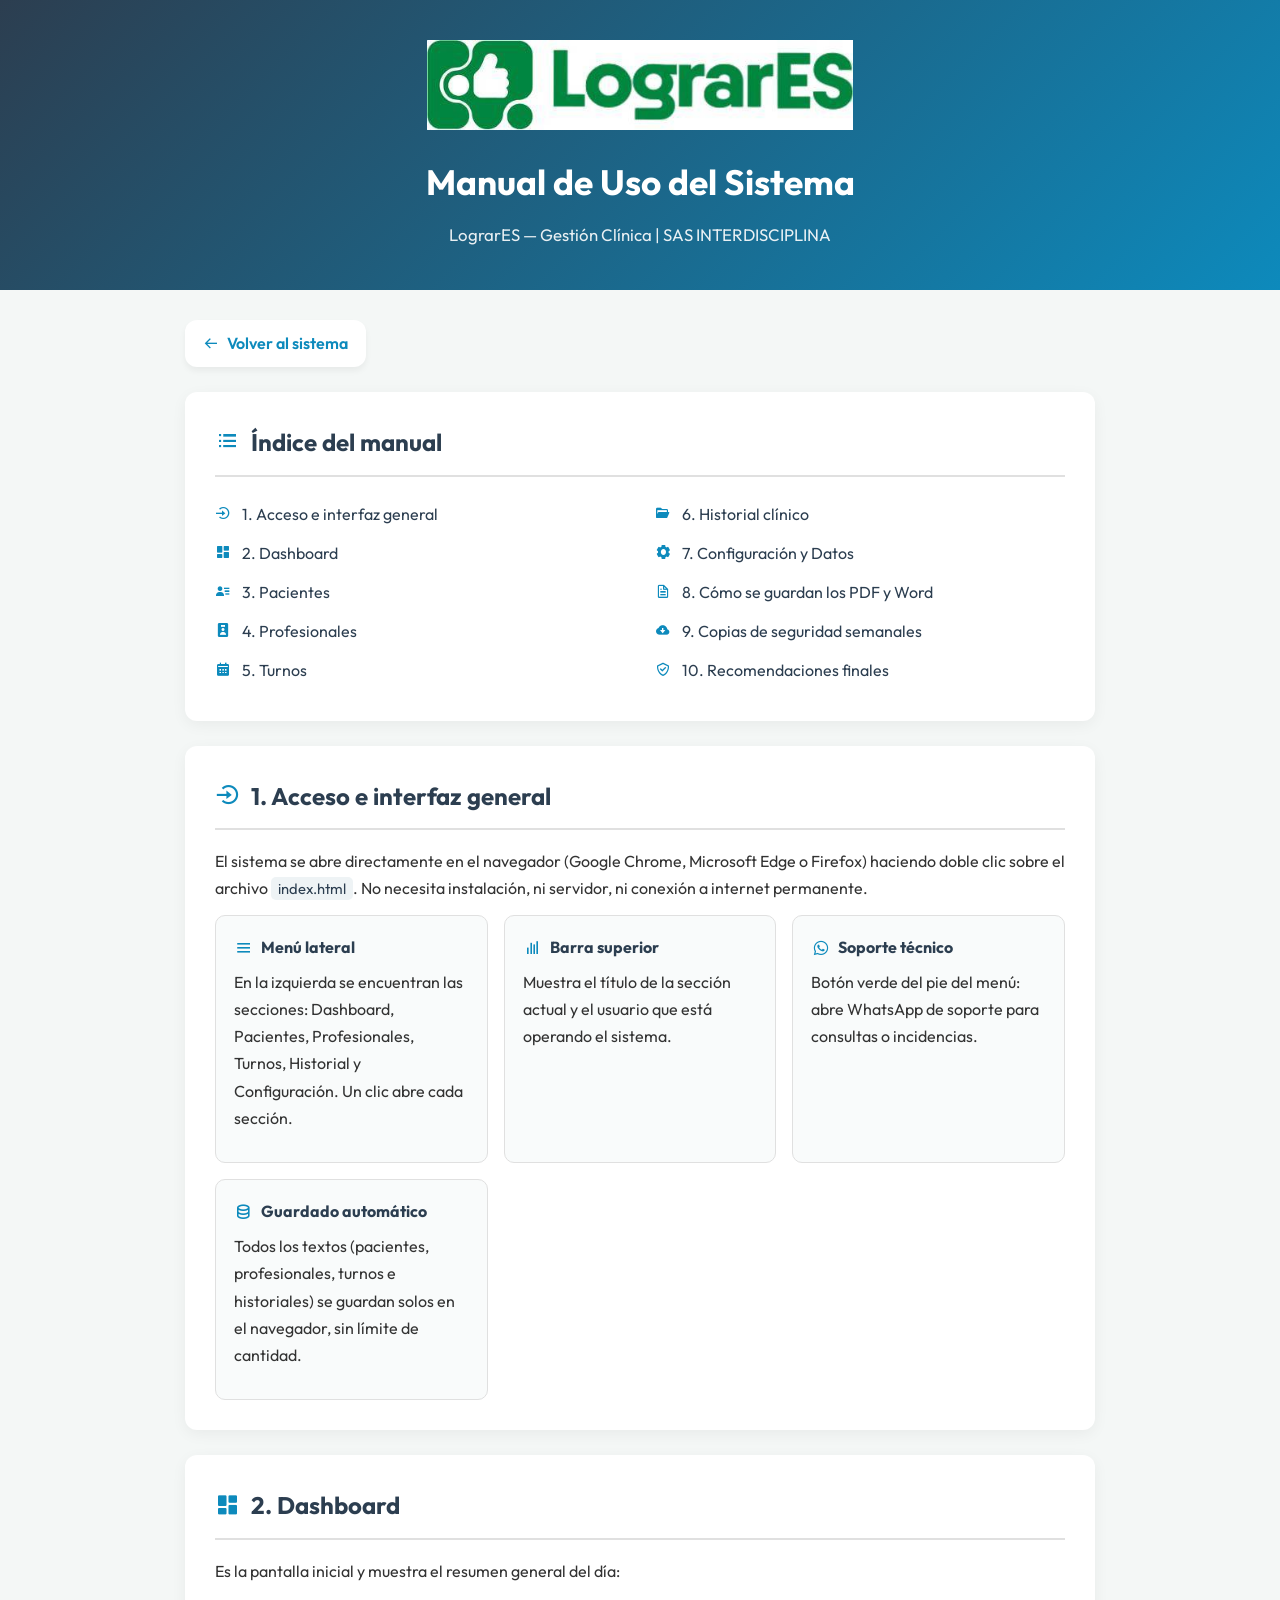
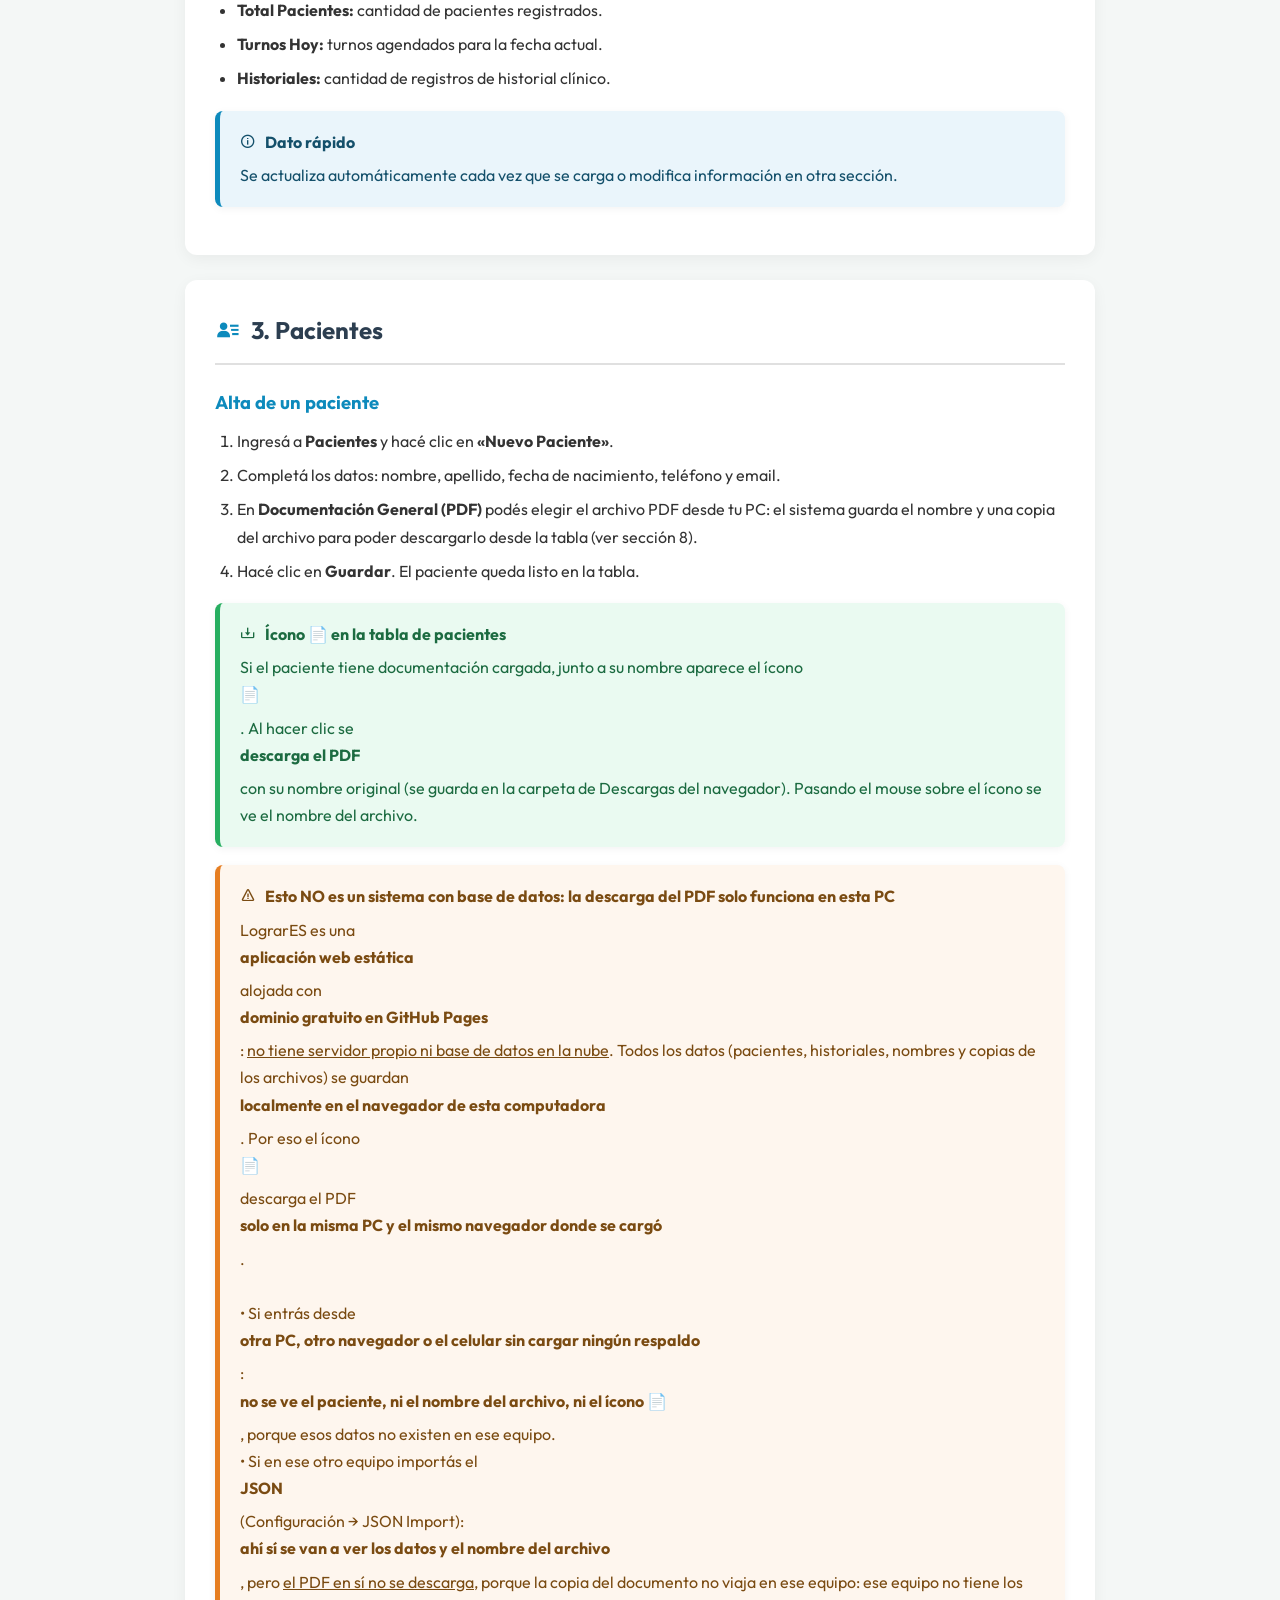
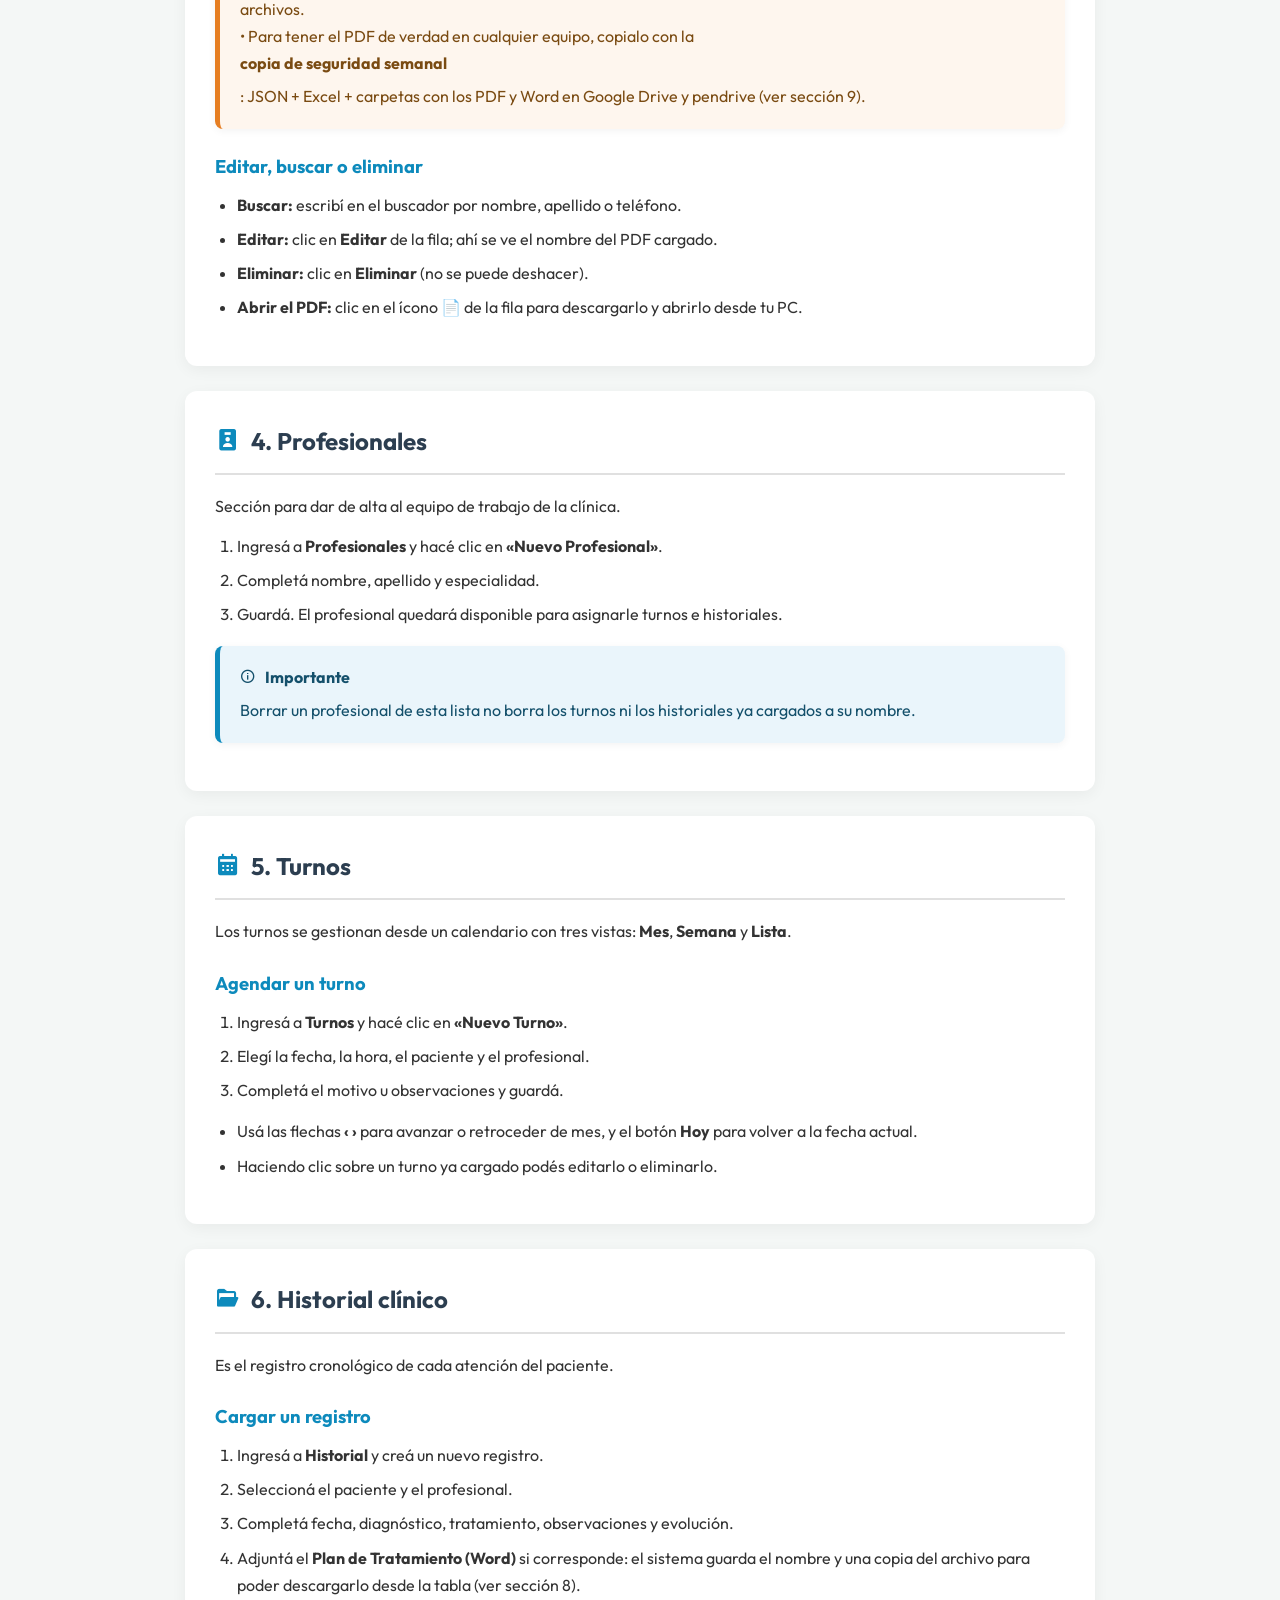
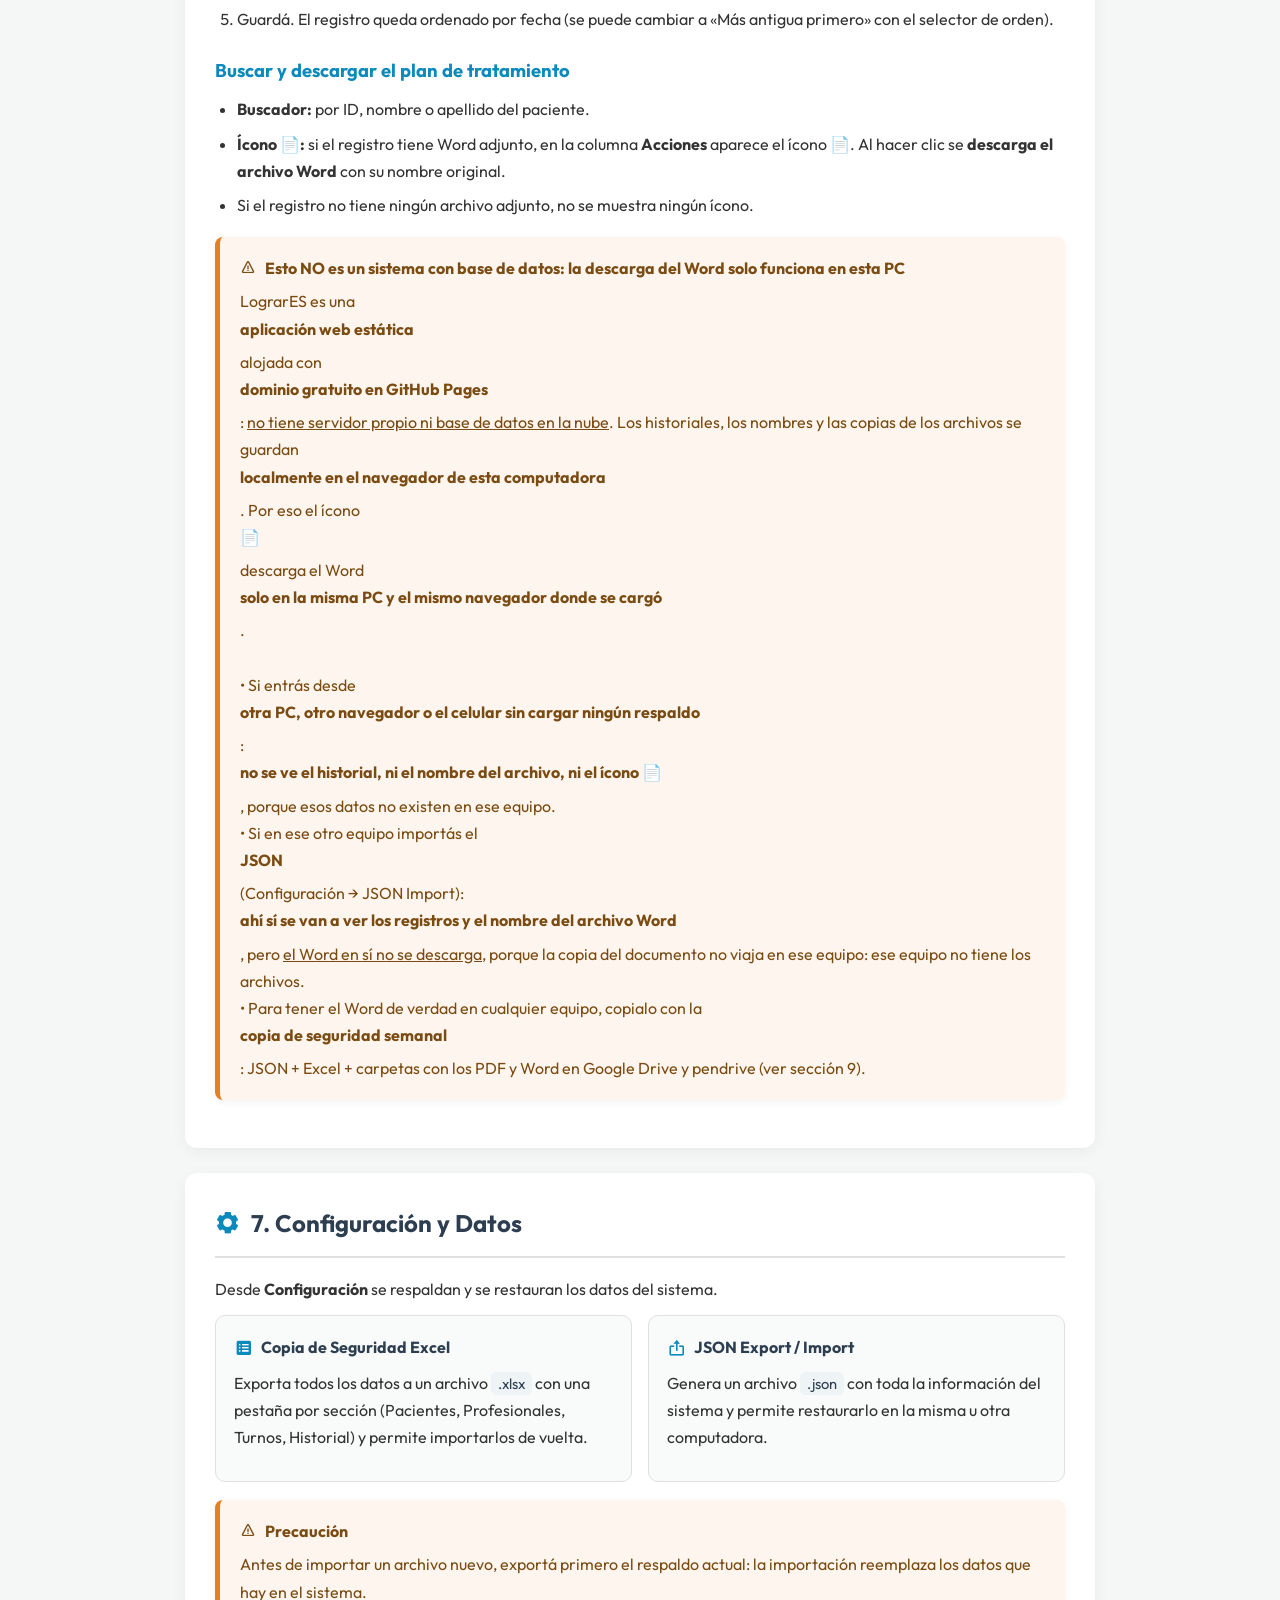
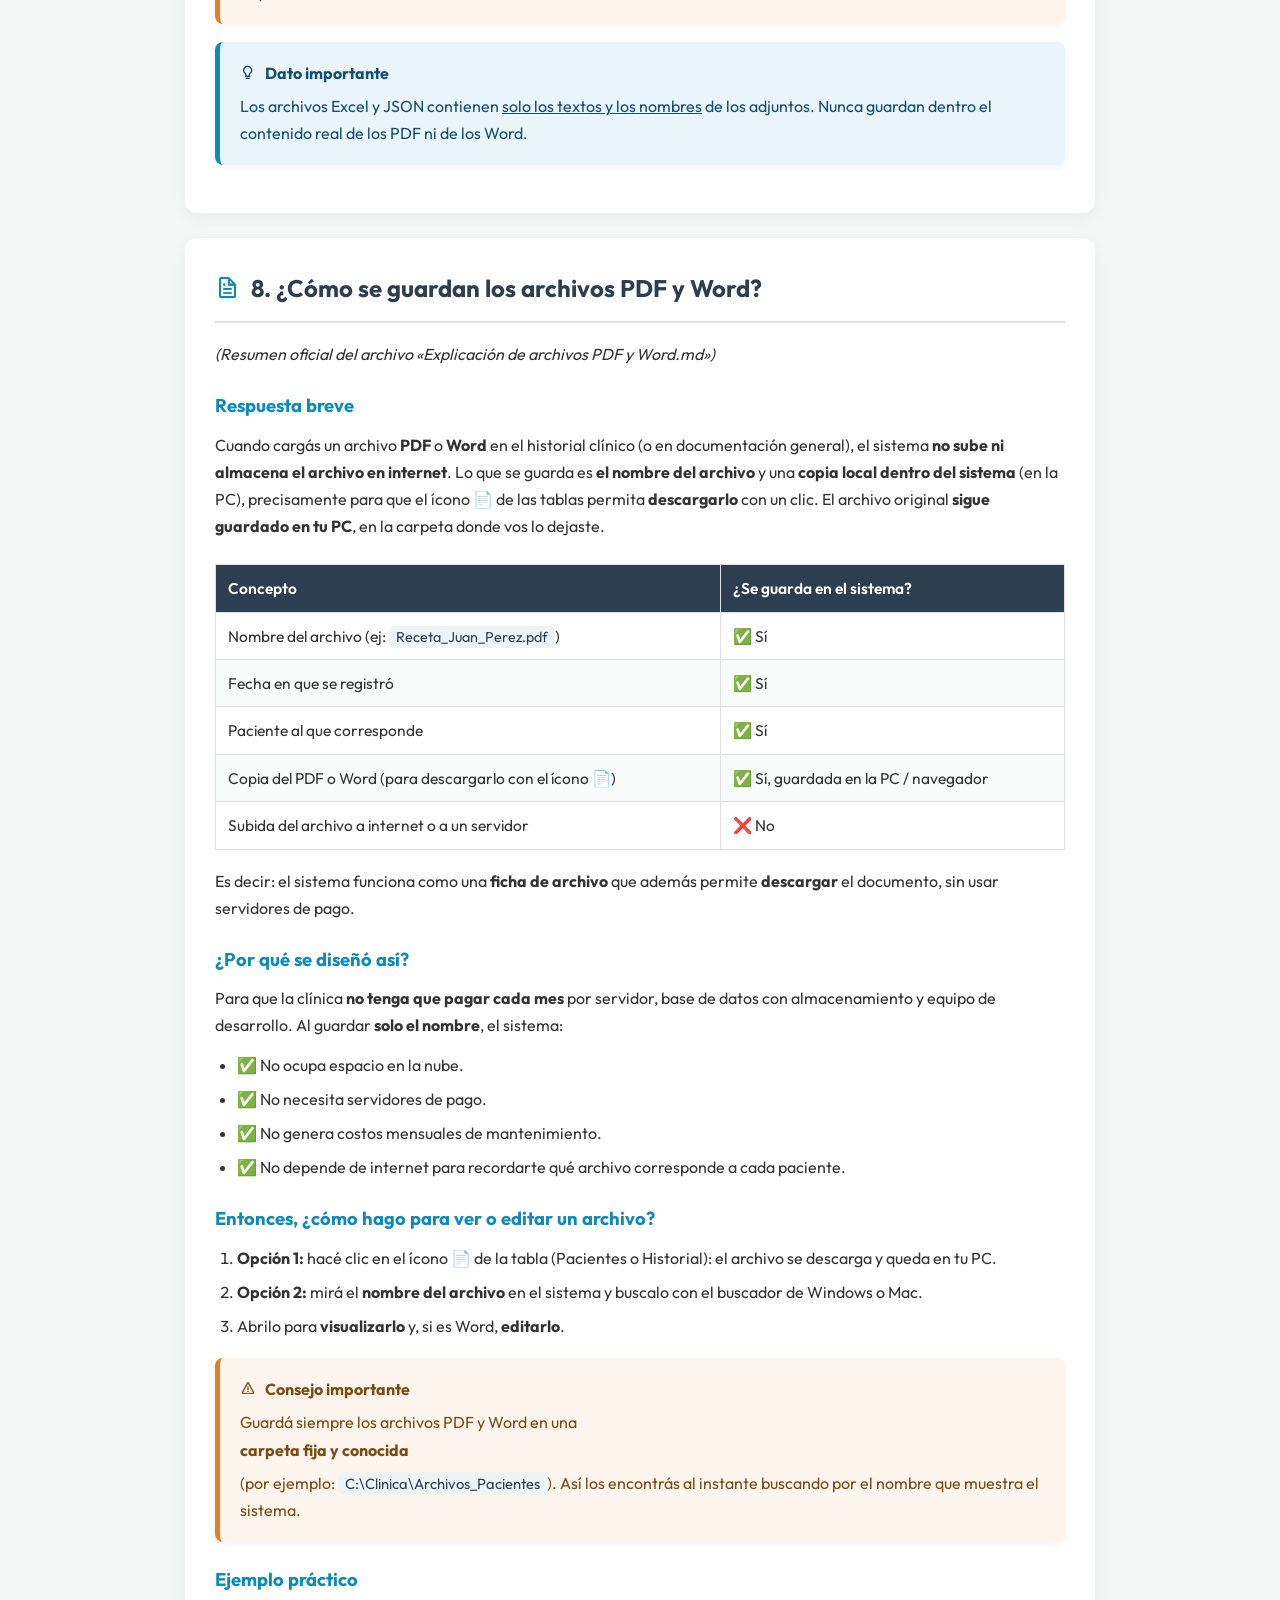
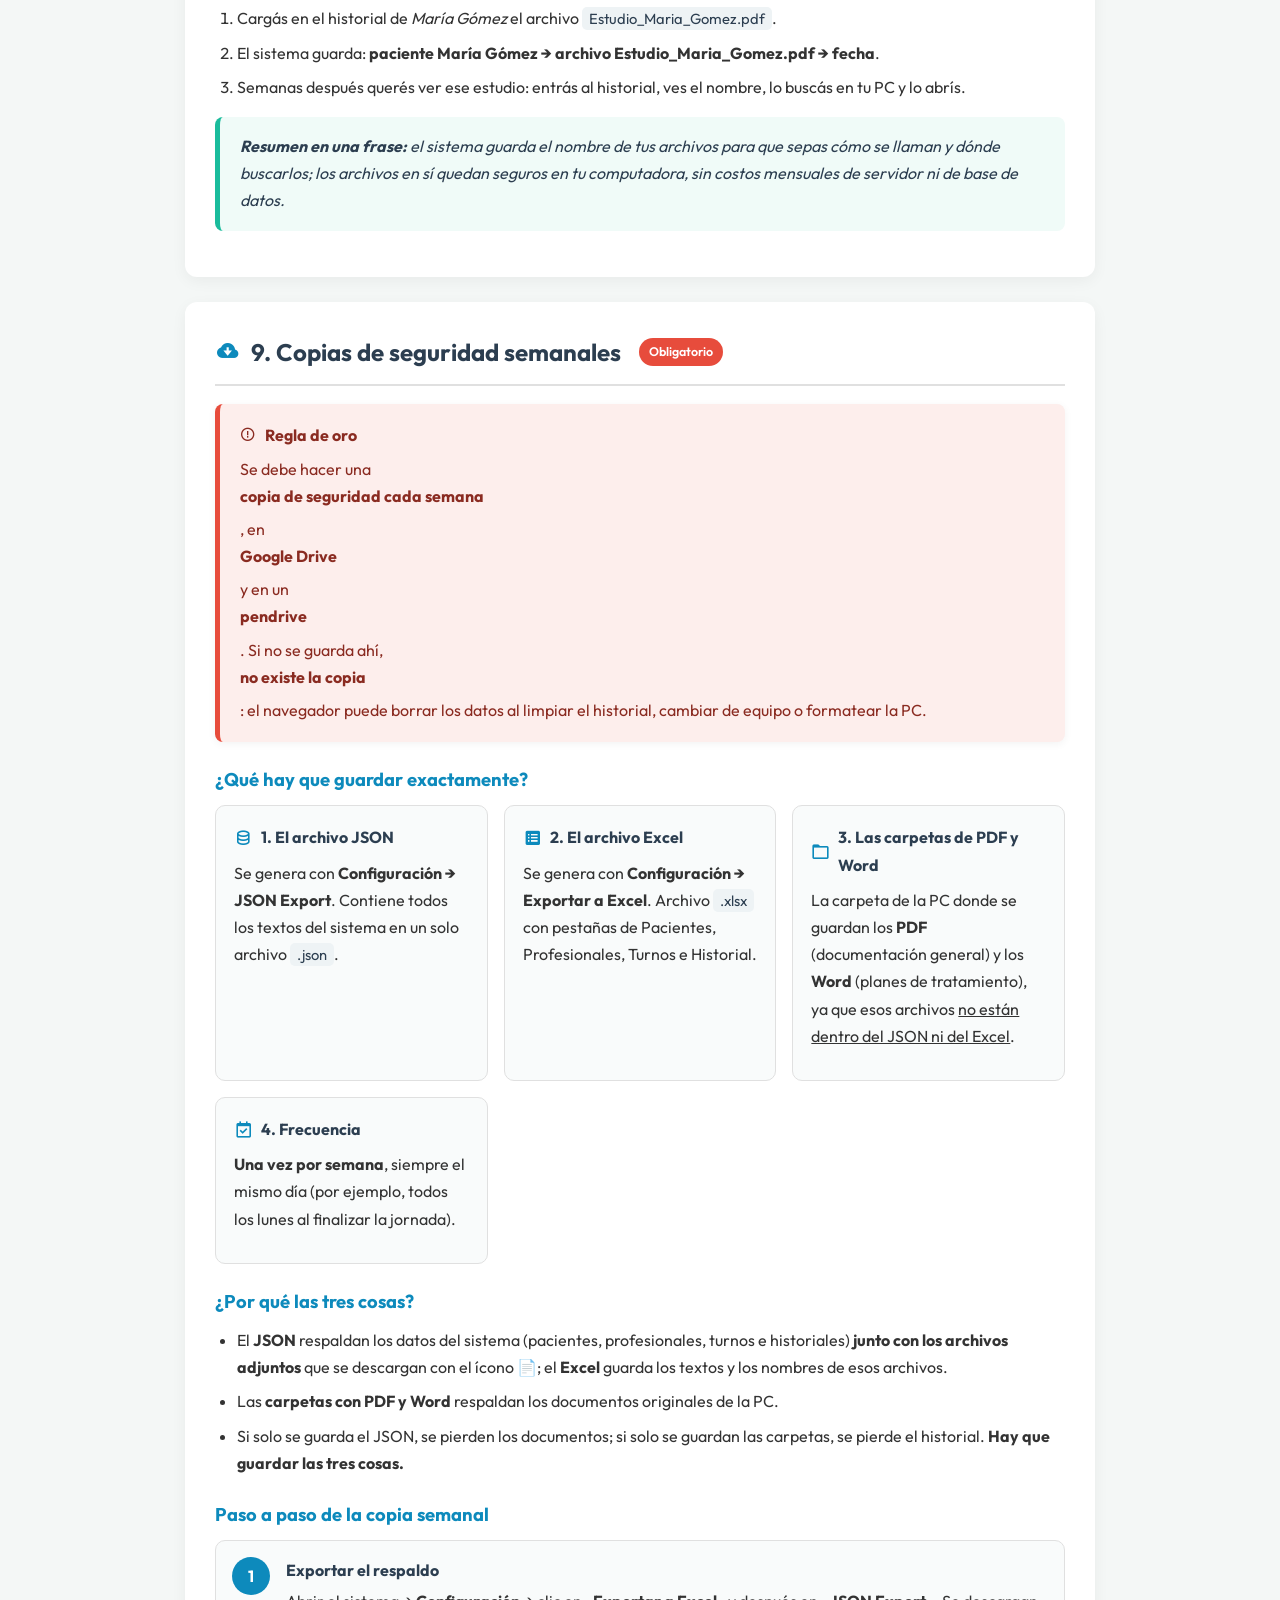
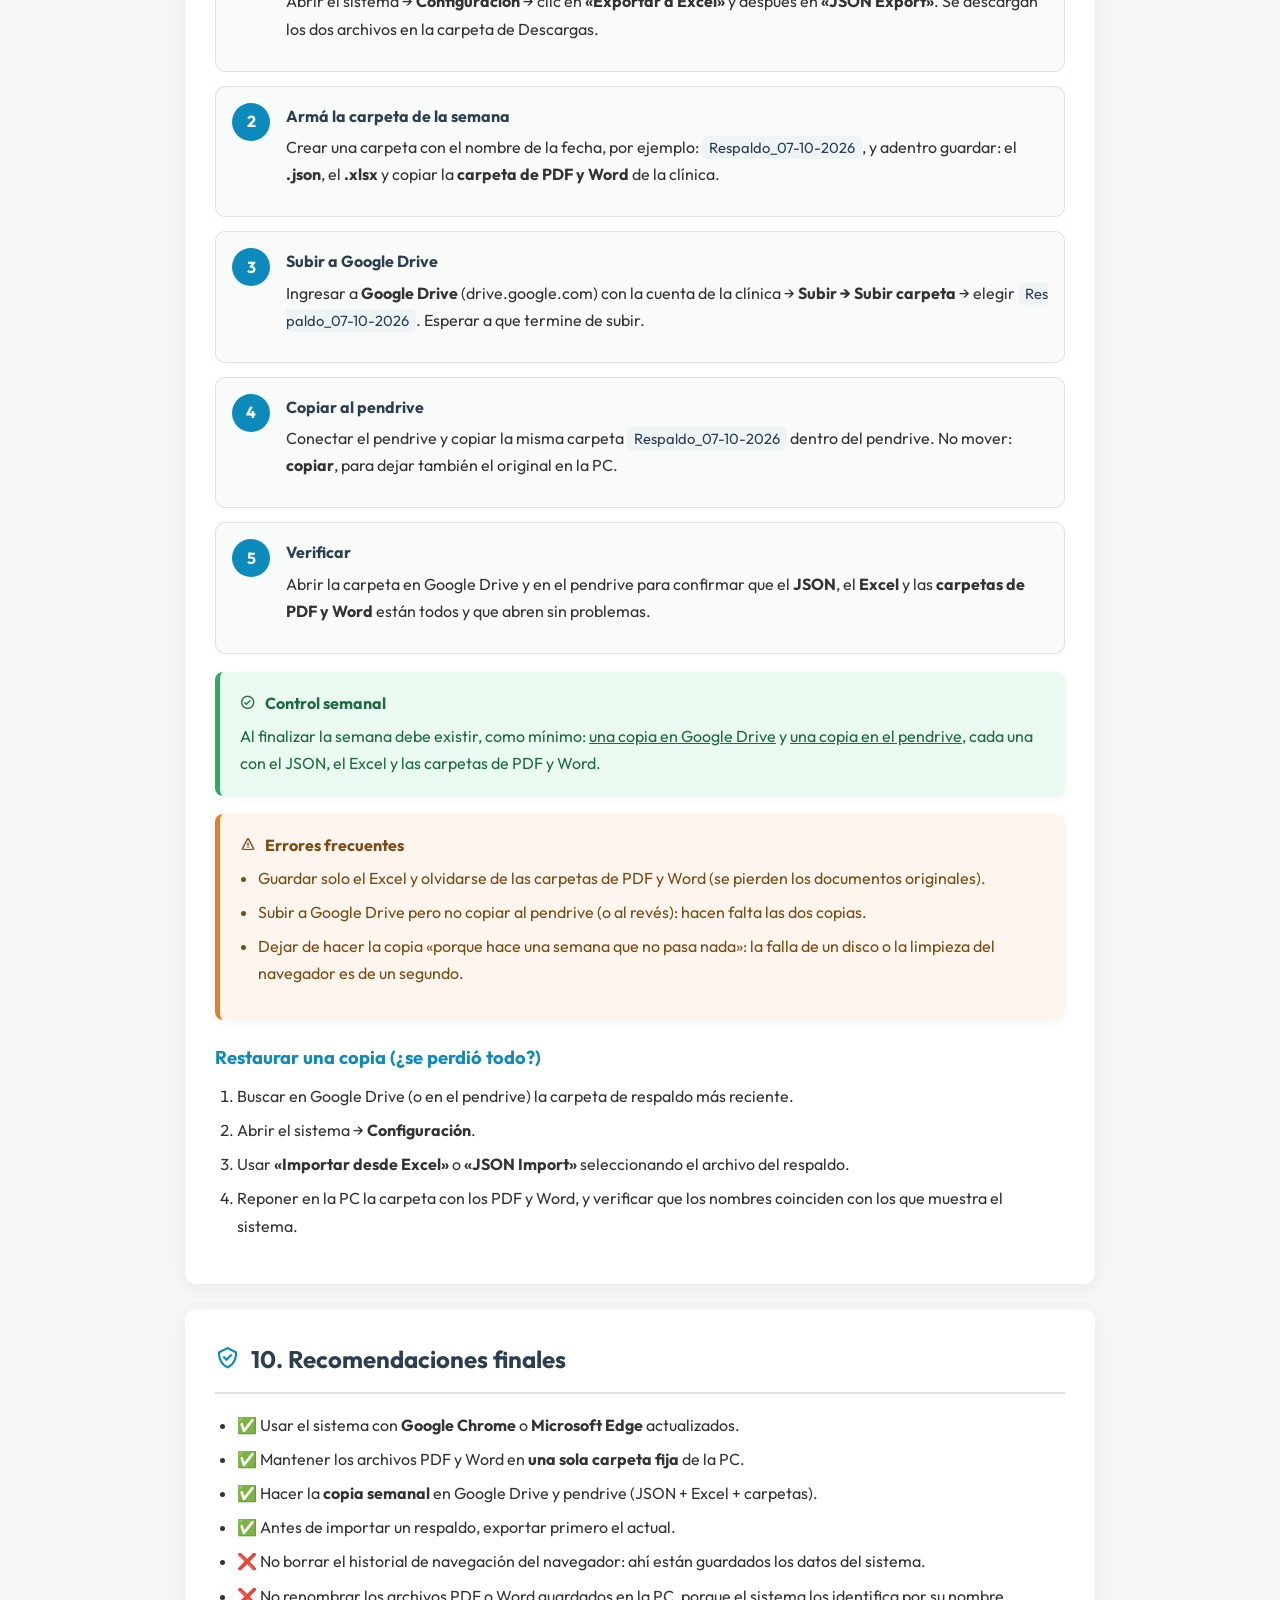
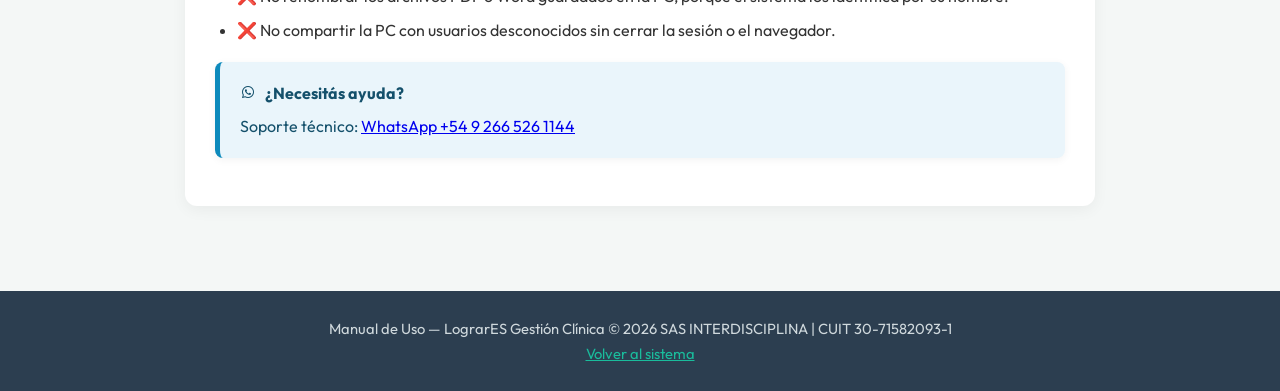
<file: manual.html>
<!DOCTYPE html>
<html lang="es">

<head>
    <meta charset="UTF-8">
    <meta name="viewport" content="width=device-width, initial-scale=1.0">
    <title>Manual de Uso - LograrES</title>

    <!-- Google Fonts -->
    <link rel="preconnect" href="https://fonts.googleapis.com">
    <link rel="preconnect" href="https://fonts.gstatic.com" crossorigin>
    <link href="https://fonts.googleapis.com/css2?family=Outfit:wght@300;400;500;600;700&display=swap" rel="stylesheet">

    <!-- Icons -->
    <link href="https://unpkg.com/boxicons@2.1.4/css/boxicons.min.css" rel="stylesheet">

    <style>
        :root {
            --primary-color: #0d8abc;
            --secondary-color: #2c3e50;
            --accent-color: #1abc9c;
            --background-color: #f4f7f6;
            --text-color: #333;
            --text-light: #7f8c8d;
            --border-color: #e0e0e0;
            --radius: 12px;
            --warning: #e67e22;
            --danger: #e74c3c;
            --success: #27ae60;
        }

        * {
            margin: 0;
            padding: 0;
            box-sizing: border-box;
            font-family: 'Outfit', sans-serif;
        }

        body {
            background-color: var(--background-color);
            color: var(--text-color);
            line-height: 1.7;
        }

        .manual-header {
            background: linear-gradient(135deg, var(--secondary-color), var(--primary-color));
            color: #fff;
            padding: 40px 20px;
            text-align: center;
        }

        .manual-header img {
            max-height: 90px;
            margin-bottom: 15px;
        }

        .manual-header h1 {
            font-size: 2.2rem;
            font-weight: 700;
            margin-bottom: 8px;
        }

        .manual-header p {
            opacity: .9;
            font-size: 1.05rem;
        }

        .manual-container {
            max-width: 950px;
            margin: 0 auto;
            padding: 30px 20px 60px;
        }

        .back-link {
            display: inline-flex;
            align-items: center;
            gap: 8px;
            background: #fff;
            color: var(--primary-color);
            text-decoration: none;
            font-weight: 600;
            padding: 10px 18px;
            border-radius: var(--radius);
            box-shadow: var(--shadow, 0 4px 6px rgba(0, 0, 0, .05));
            margin-bottom: 25px;
            transition: all .3s ease;
        }

        .back-link:hover {
            transform: translateY(-2px);
            color: var(--secondary-color);
        }

        .card {
            background: #fff;
            border-radius: var(--radius);
            padding: 30px;
            margin-bottom: 25px;
            box-shadow: 0 4px 15px rgba(0, 0, 0, .05);
        }

        .card h2 {
            color: var(--secondary-color);
            font-size: 1.5rem;
            margin-bottom: 18px;
            padding-bottom: 12px;
            border-bottom: 2px solid var(--border-color);
            display: flex;
            align-items: center;
            gap: 10px;
        }

        .card h2 i {
            color: var(--primary-color);
            font-size: 1.6rem;
        }

        .card h3 {
            color: var(--primary-color);
            font-size: 1.15rem;
            margin: 22px 0 10px;
        }

        .card p {
            margin-bottom: 12px;
        }

        .card ul,
        .card ol {
            margin: 0 0 14px 22px;
        }

        .card li {
            margin-bottom: 7px;
        }

        .toc {
            columns: 2;
            column-gap: 30px;
        }

        .toc a {
            display: block;
            color: var(--secondary-color);
            text-decoration: none;
            padding: 6px 0;
            break-inside: avoid;
        }

        .toc a:hover {
            color: var(--primary-color);
        }

        .toc a i {
            color: var(--primary-color);
            margin-right: 8px;
        }

        .table-wrap {
            overflow-x: auto;
        }

        table {
            width: 100%;
            border-collapse: collapse;
            margin: 12px 0 18px;
            font-size: .97rem;
        }

        th,
        td {
            border: 1px solid var(--border-color);
            padding: 10px 12px;
            text-align: left;
        }

        th {
            background: var(--secondary-color);
            color: #fff;
            font-weight: 600;
        }

        tr:nth-child(even) td {
            background: #f9fbfb;
        }

        .alert {
            border-left: 5px solid;
            background: #fff;
            padding: 18px 20px;
            border-radius: 8px;
            margin: 18px 0;
            box-shadow: 0 2px 8px rgba(0, 0, 0, .05);
        }

        .alert strong {
            display: block;
            margin-bottom: 6px;
        }

        .alert-warning {
            border-color: var(--warning);
            background: #fef6ee;
            color: #7a4b12;
        }

        .alert-danger {
            border-color: var(--danger);
            background: #fdeeec;
            color: #8a2b21;
        }

        .alert-success {
            border-color: var(--success);
            background: #eafaf1;
            color: #1c6b41;
        }

        .alert-info {
            border-color: var(--primary-color);
            background: #eaf5fb;
            color: #14506b;
        }

        .alert i {
            margin-right: 6px;
        }

        code {
            background: #eef3f5;
            color: var(--secondary-color);
            padding: 2px 7px;
            border-radius: 5px;
            font-size: .92em;
            word-break: break-all;
        }

        .step {
            display: flex;
            gap: 16px;
            background: #f9fbfb;
            border: 1px solid var(--border-color);
            border-radius: 10px;
            padding: 16px;
            margin-bottom: 14px;
        }

        .step-num {
            flex: 0 0 38px;
            height: 38px;
            border-radius: 50%;
            background: var(--primary-color);
            color: #fff;
            display: flex;
            align-items: center;
            justify-content: center;
            font-weight: 700;
        }

        .step-body h4 {
            color: var(--secondary-color);
            margin-bottom: 4px;
        }

        .grid-2 {
            display: grid;
            grid-template-columns: repeat(auto-fit, minmax(260px, 1fr));
            gap: 16px;
        }

        .mini-card {
            background: #f9fbfb;
            border: 1px solid var(--border-color);
            border-radius: 10px;
            padding: 18px;
        }

        .mini-card h4 {
            color: var(--secondary-color);
            display: flex;
            align-items: center;
            gap: 8px;
            margin-bottom: 8px;
        }

        .mini-card h4 i {
            color: var(--primary-color);
            font-size: 1.2rem;
        }

        .badge {
            display: inline-block;
            background: var(--primary-color);
            color: #fff;
            font-size: .78rem;
            font-weight: 600;
            padding: 3px 10px;
            border-radius: 20px;
            margin-left: 8px;
            vertical-align: middle;
        }

        .badge.red {
            background: var(--danger);
        }

        .badge.green {
            background: var(--success);
        }

        .quote {
            border-left: 5px solid var(--accent-color);
            background: #f0fbf8;
            padding: 16px 20px;
            border-radius: 8px;
            font-style: italic;
            color: var(--secondary-color);
            margin: 16px 0;
        }

        .manual-footer {
            text-align: center;
            padding: 25px 20px;
            background: var(--secondary-color);
            color: #cfd8dc;
            font-size: .92rem;
        }

        .manual-footer a {
            color: var(--accent-color);
        }

        @media (max-width: 640px) {
            .toc {
                columns: 1;
            }

            .card {
                padding: 22px 18px;
            }

            .manual-header h1 {
                font-size: 1.6rem;
            }
        }
    </style>
</head>

<body>

    <header class="manual-header">
        <img src="Logo%20de%20lograrEs.jpeg" alt="Logo LograrES">
        <h1>Manual de Uso del Sistema</h1>
        <p>LograrES — Gestión Clínica | SAS INTERDISCIPLINA</p>
    </header>

    <div class="manual-container">

        <a class="back-link" href="index.html"><i class='bx bx-arrow-back'></i> Volver al sistema</a>

        <!-- ÍNDICE -->
        <section class="card" id="indice">
            <h2><i class='bx bx-list-ul'></i> Índice del manual</h2>
            <div class="toc">
                <a href="#acceso"><i class='bx bx-log-in-circle'></i> 1. Acceso e interfaz general</a>
                <a href="#dashboard"><i class='bx bxs-dashboard'></i> 2. Dashboard</a>
                <a href="#pacientes"><i class='bx bxs-user-detail'></i> 3. Pacientes</a>
                <a href="#profesionales"><i class='bx bxs-user-badge'></i> 4. Profesionales</a>
                <a href="#turnos"><i class='bx bxs-calendar'></i> 5. Turnos</a>
                <a href="#historial"><i class='bx bxs-folder-open'></i> 6. Historial clínico</a>
                <a href="#configuracion"><i class='bx bxs-cog'></i> 7. Configuración y Datos</a>
                <a href="#archivos"><i class='bx bx-file'></i> 8. Cómo se guardan los PDF y Word</a>
                <a href="#copias"><i class='bx bxs-cloud-download'></i> 9. Copias de seguridad semanales</a>
                <a href="#recomendaciones"><i class='bx bx-check-shield'></i> 10. Recomendaciones finales</a>
            </div>
        </section>

        <!-- 1 -->
        <section class="card" id="acceso">
            <h2><i class='bx bx-log-in-circle'></i> 1. Acceso e interfaz general</h2>
            <p>El sistema se abre directamente en el navegador (Google Chrome, Microsoft Edge o Firefox) haciendo doble clic sobre el archivo <code>index.html</code>. No necesita instalación, ni servidor, ni conexión a internet permanente.</p>
            <div class="grid-2">
                <div class="mini-card">
                    <h4><i class='bx bx-menu'></i> Menú lateral</h4>
                    <p>En la izquierda se encuentran las secciones: Dashboard, Pacientes, Profesionales, Turnos, Historial y Configuración. Un clic abre cada sección.</p>
                </div>
                <div class="mini-card">
                    <h4><i class='bx bx-bar-chart'></i> Barra superior</h4>
                    <p>Muestra el título de la sección actual y el usuario que está operando el sistema.</p>
                </div>
                <div class="mini-card">
                    <h4><i class='bx bxl-whatsapp'></i> Soporte técnico</h4>
                    <p>Botón verde del pie del menú: abre WhatsApp de soporte para consultas o incidencias.</p>
                </div>
                <div class="mini-card">
                    <h4><i class='bx bx-data'></i> Guardado automático</h4>
                    <p>Todos los textos (pacientes, profesionales, turnos e historiales) se guardan solos en el navegador, sin límite de cantidad.</p>
                </div>
            </div>
        </section>

        <!-- 2 -->
        <section class="card" id="dashboard">
            <h2><i class='bx bxs-dashboard'></i> 2. Dashboard</h2>
            <p>Es la pantalla inicial y muestra el resumen general del día:</p>
            <ul>
                <li><strong>Total Pacientes:</strong> cantidad de pacientes registrados.</li>
                <li><strong>Turnos Hoy:</strong> turnos agendados para la fecha actual.</li>
                <li><strong>Historiales:</strong> cantidad de registros de historial clínico.</li>
            </ul>
            <div class="alert alert-info">
                <strong><i class='bx bx-info-circle'></i> Dato rápido</strong>
                Se actualiza automáticamente cada vez que se carga o modifica información en otra sección.
            </div>
        </section>

        <!-- 3 -->
        <section class="card" id="pacientes">
            <h2><i class='bx bxs-user-detail'></i> 3. Pacientes</h2>
            <h3>Alta de un paciente</h3>
            <ol>
                <li>Ingresá a <strong>Pacientes</strong> y hacé clic en <strong>«Nuevo Paciente»</strong>.</li>
                <li>Completá los datos: nombre, apellido, fecha de nacimiento, teléfono y email.</li>
                <li>En <strong>Documentación General (PDF)</strong> podés elegir el archivo PDF desde tu PC: el sistema guarda el nombre y una copia del archivo para poder descargarlo desde la tabla (ver sección 8).</li>
                <li>Hacé clic en <strong>Guardar</strong>. El paciente queda listo en la tabla.</li>
            </ol>
            <div class="alert alert-success">
                <strong><i class='bx bx-download'></i> Ícono 📄 en la tabla de pacientes</strong>
                Si el paciente tiene documentación cargada, junto a su nombre aparece el ícono <strong>📄</strong>. Al hacer clic se <strong>descarga el PDF</strong> con su nombre original (se guarda en la carpeta de Descargas del navegador). Pasando el mouse sobre el ícono se ve el nombre del archivo.
            </div>
            <div class="alert alert-warning">
                <strong><i class='bx bx-error'></i> Esto NO es un sistema con base de datos: la descarga del PDF solo funciona en esta PC</strong>
                LograrES es una <strong>aplicación web estática</strong> alojada con <strong>dominio gratuito en GitHub Pages</strong>: <u>no tiene servidor propio ni base de datos en la nube</u>. Todos los datos (pacientes, historiales, nombres y copias de los archivos) se guardan <strong>localmente en el navegador de esta computadora</strong>. Por eso el ícono <strong>📄</strong> descarga el PDF <strong>solo en la misma PC y el mismo navegador donde se cargó</strong>.<br><br>
                • Si entrás desde <strong>otra PC, otro navegador o el celular sin cargar ningún respaldo</strong>: <strong>no se ve el paciente, ni el nombre del archivo, ni el ícono 📄</strong>, porque esos datos no existen en ese equipo.<br>
                • Si en ese otro equipo importás el <strong>JSON</strong> (Configuración → JSON Import): <strong>ahí sí se van a ver los datos y el nombre del archivo</strong>, pero <u>el PDF en sí no se descarga</u>, porque la copia del documento no viaja en ese equipo: ese equipo no tiene los archivos.<br>
                • Para tener el PDF de verdad en cualquier equipo, copialo con la <strong>copia de seguridad semanal</strong>: JSON + Excel + carpetas con los PDF y Word en Google Drive y pendrive (ver sección 9).
            </div>
            <h3>Editar, buscar o eliminar</h3>
            <ul>
                <li><strong>Buscar:</strong> escribí en el buscador por nombre, apellido o teléfono.</li>
                <li><strong>Editar:</strong> clic en <strong>Editar</strong> de la fila; ahí se ve el nombre del PDF cargado.</li>
                <li><strong>Eliminar:</strong> clic en <strong>Eliminar</strong> (no se puede deshacer).</li>
                <li><strong>Abrir el PDF:</strong> clic en el ícono <strong>📄</strong> de la fila para descargarlo y abrirlo desde tu PC.</li>
            </ul>
        </section>

        <!-- 4 -->
        <section class="card" id="profesionales">
            <h2><i class='bx bxs-user-badge'></i> 4. Profesionales</h2>
            <p>Sección para dar de alta al equipo de trabajo de la clínica.</p>
            <ol>
                <li>Ingresá a <strong>Profesionales</strong> y hacé clic en <strong>«Nuevo Profesional»</strong>.</li>
                <li>Completá nombre, apellido y especialidad.</li>
                <li>Guardá. El profesional quedará disponible para asignarle turnos e historiales.</li>
            </ol>
            <div class="alert alert-info">
                <strong><i class='bx bx-info-circle'></i> Importante</strong>
                Borrar un profesional de esta lista no borra los turnos ni los historiales ya cargados a su nombre.
            </div>
        </section>

        <!-- 5 -->
        <section class="card" id="turnos">
            <h2><i class='bx bxs-calendar'></i> 5. Turnos</h2>
            <p>Los turnos se gestionan desde un calendario con tres vistas: <strong>Mes</strong>, <strong>Semana</strong> y <strong>Lista</strong>.</p>
            <h3>Agendar un turno</h3>
            <ol>
                <li>Ingresá a <strong>Turnos</strong> y hacé clic en <strong>«Nuevo Turno»</strong>.</li>
                <li>Elegí la fecha, la hora, el paciente y el profesional.</li>
                <li>Completá el motivo u observaciones y guardá.</li>
            </ol>
            <ul>
                <li>Usá las flechas <strong>‹ ›</strong> para avanzar o retroceder de mes, y el botón <strong>Hoy</strong> para volver a la fecha actual.</li>
                <li>Haciendo clic sobre un turno ya cargado podés editarlo o eliminarlo.</li>
            </ul>
        </section>

        <!-- 6 -->
        <section class="card" id="historial">
            <h2><i class='bx bxs-folder-open'></i> 6. Historial clínico</h2>
            <p>Es el registro cronológico de cada atención del paciente.</p>
            <h3>Cargar un registro</h3>
            <ol>
                <li>Ingresá a <strong>Historial</strong> y creá un nuevo registro.</li>
                <li>Seleccioná el paciente y el profesional.</li>
                <li>Completá fecha, diagnóstico, tratamiento, observaciones y evolución.</li>
                <li>Adjuntá el <strong>Plan de Tratamiento (Word)</strong> si corresponde: el sistema guarda el nombre y una copia del archivo para poder descargarlo desde la tabla (ver sección 8).</li>
                <li>Guardá. El registro queda ordenado por fecha (se puede cambiar a «Más antigua primero» con el selector de orden).</li>
            </ol>
            <h3>Buscar y descargar el plan de tratamiento</h3>
            <ul>
                <li><strong>Buscador:</strong> por ID, nombre o apellido del paciente.</li>
                <li><strong>Ícono 📄:</strong> si el registro tiene Word adjunto, en la columna <strong>Acciones</strong> aparece el ícono <strong>📄</strong>. Al hacer clic se <strong>descarga el archivo Word</strong> con su nombre original.</li>
                <li>Si el registro no tiene ningún archivo adjunto, no se muestra ningún ícono.</li>
            </ul>
            <div class="alert alert-warning">
                <strong><i class='bx bx-error'></i> Esto NO es un sistema con base de datos: la descarga del Word solo funciona en esta PC</strong>
                LograrES es una <strong>aplicación web estática</strong> alojada con <strong>dominio gratuito en GitHub Pages</strong>: <u>no tiene servidor propio ni base de datos en la nube</u>. Los historiales, los nombres y las copias de los archivos se guardan <strong>localmente en el navegador de esta computadora</strong>. Por eso el ícono <strong>📄</strong> descarga el Word <strong>solo en la misma PC y el mismo navegador donde se cargó</strong>.<br><br>
                • Si entrás desde <strong>otra PC, otro navegador o el celular sin cargar ningún respaldo</strong>: <strong>no se ve el historial, ni el nombre del archivo, ni el ícono 📄</strong>, porque esos datos no existen en ese equipo.<br>
                • Si en ese otro equipo importás el <strong>JSON</strong> (Configuración → JSON Import): <strong>ahí sí se van a ver los registros y el nombre del archivo Word</strong>, pero <u>el Word en sí no se descarga</u>, porque la copia del documento no viaja en ese equipo: ese equipo no tiene los archivos.<br>
                • Para tener el Word de verdad en cualquier equipo, copialo con la <strong>copia de seguridad semanal</strong>: JSON + Excel + carpetas con los PDF y Word en Google Drive y pendrive (ver sección 9).
            </div>
        </section>

        <!-- 7 -->
        <section class="card" id="configuracion">
            <h2><i class='bx bxs-cog'></i> 7. Configuración y Datos</h2>
            <p>Desde <strong>Configuración</strong> se respaldan y se restauran los datos del sistema.</p>
            <div class="grid-2">
                <div class="mini-card">
                    <h4><i class='bx bxs-spreadsheet'></i> Copia de Seguridad Excel</h4>
                    <p>Exporta todos los datos a un archivo <code>.xlsx</code> con una pestaña por sección (Pacientes, Profesionales, Turnos, Historial) y permite importarlos de vuelta.</p>
                </div>
                <div class="mini-card">
                    <h4><i class='bx bx-export'></i> JSON Export / Import</h4>
                    <p>Genera un archivo <code>.json</code> con toda la información del sistema y permite restaurarlo en la misma u otra computadora.</p>
                </div>
            </div>
            <div class="alert alert-warning">
                <strong><i class='bx bx-error'></i> Precaución</strong>
                Antes de importar un archivo nuevo, exportá primero el respaldo actual: la importación reemplaza los datos que hay en el sistema.
            </div>
            <div class="alert alert-info">
                <strong><i class='bx bx-bulb'></i> Dato importante</strong>
                Los archivos Excel y JSON contienen <u>solo los textos y los nombres</u> de los adjuntos. Nunca guardan dentro el contenido real de los PDF ni de los Word.
            </div>
        </section>

        <!-- 8: contenido del .md -->
        <section class="card" id="archivos">
            <h2><i class='bx bx-file'></i> 8. ¿Cómo se guardan los archivos PDF y Word?</h2>
            <p><em>(Resumen oficial del archivo «Explicación de archivos PDF y Word.md»)</em></p>

            <h3>Respuesta breve</h3>
            <p>Cuando cargás un archivo <strong>PDF</strong> o <strong>Word</strong> en el historial clínico (o en documentación general), el sistema <strong>no sube ni almacena el archivo en internet</strong>. Lo que se guarda es <strong>el nombre del archivo</strong> y una <strong>copia local dentro del sistema</strong> (en la PC), precisamente para que el ícono <strong>📄</strong> de las tablas permita <strong>descargarlo</strong> con un clic. El archivo original <strong>sigue guardado en tu PC</strong>, en la carpeta donde vos lo dejaste.</p>

            <div class="table-wrap">
                <table>
                    <thead>
                        <tr>
                            <th>Concepto</th>
                            <th>¿Se guarda en el sistema?</th>
                        </tr>
                    </thead>
                    <tbody>
                        <tr>
                            <td>Nombre del archivo (ej: <code>Receta_Juan_Perez.pdf</code>)</td>
                            <td>✅ Sí</td>
                        </tr>
                        <tr>
                            <td>Fecha en que se registró</td>
                            <td>✅ Sí</td>
                        </tr>
                        <tr>
                            <td>Paciente al que corresponde</td>
                            <td>✅ Sí</td>
                        </tr>
                        <tr>
                            <td>Copia del PDF o Word (para descargarlo con el ícono 📄)</td>
                            <td>✅ Sí, guardada en la PC / navegador</td>
                        </tr>
                        <tr>
                            <td>Subida del archivo a internet o a un servidor</td>
                            <td>❌ No</td>
                        </tr>
                    </tbody>
                </table>
            </div>

            <p>Es decir: el sistema funciona como una <strong>ficha de archivo</strong> que además permite <strong>descargar</strong> el documento, sin usar servidores de pago.</p>

            <h3>¿Por qué se diseñó así?</h3>
            <p>Para que la clínica <strong>no tenga que pagar cada mes</strong> por servidor, base de datos con almacenamiento y equipo de desarrollo. Al guardar <strong>solo el nombre</strong>, el sistema:</p>
            <ul>
                <li>✅ No ocupa espacio en la nube.</li>
                <li>✅ No necesita servidores de pago.</li>
                <li>✅ No genera costos mensuales de mantenimiento.</li>
                <li>✅ No depende de internet para recordarte qué archivo corresponde a cada paciente.</li>
            </ul>

            <h3>Entonces, ¿cómo hago para ver o editar un archivo?</h3>
            <ol>
                <li><strong>Opción 1:</strong> hacé clic en el ícono <strong>📄</strong> de la tabla (Pacientes o Historial): el archivo se descarga y queda en tu PC.</li>
                <li><strong>Opción 2:</strong> mirá el <strong>nombre del archivo</strong> en el sistema y buscalo con el buscador de Windows o Mac.</li>
                <li>Abrilo para <strong>visualizarlo</strong> y, si es Word, <strong>editarlo</strong>.</li>
            </ol>

            <div class="alert alert-warning">
                <strong><i class='bx bx-error'></i> Consejo importante</strong>
                Guardá siempre los archivos PDF y Word en una <strong>carpeta fija y conocida</strong> (por ejemplo: <code>C:\Clinica\Archivos_Pacientes</code>). Así los encontrás al instante buscando por el nombre que muestra el sistema.
            </div>

            <h3>Ejemplo práctico</h3>
            <ol>
                <li>Cargás en el historial de <em>María Gómez</em> el archivo <code>Estudio_Maria_Gomez.pdf</code>.</li>
                <li>El sistema guarda: <strong>paciente María Gómez → archivo Estudio_Maria_Gomez.pdf → fecha</strong>.</li>
                <li>Semanas después querés ver ese estudio: entrás al historial, ves el nombre, lo buscás en tu PC y lo abrís.</li>
            </ol>

            <div class="quote">
                <strong>Resumen en una frase:</strong> el sistema guarda el nombre de tus archivos para que sepas cómo se llaman y dónde buscarlos; los archivos en sí quedan seguros en tu computadora, sin costos mensuales de servidor ni de base de datos.
            </div>
        </section>

        <!-- 9: copias de seguridad -->
        <section class="card" id="copias">
            <h2><i class='bx bxs-cloud-download'></i> 9. Copias de seguridad semanales <span class="badge red">Obligatorio</span></h2>

            <div class="alert alert-danger">
                <strong><i class='bx bx-error-circle'></i> Regla de oro</strong>
                Se debe hacer una <strong>copia de seguridad cada semana</strong>, en <strong>Google Drive</strong> y en un <strong>pendrive</strong>. Si no se guarda ahí, <strong>no existe la copia</strong>: el navegador puede borrar los datos al limpiar el historial, cambiar de equipo o formatear la PC.
            </div>

            <h3>¿Qué hay que guardar exactamente?</h3>
            <div class="grid-2">
                <div class="mini-card">
                    <h4><i class='bx bx-data'></i> 1. El archivo JSON</h4>
                    <p>Se genera con <strong>Configuración → JSON Export</strong>. Contiene todos los textos del sistema en un solo archivo <code>.json</code>.</p>
                </div>
                <div class="mini-card">
                    <h4><i class='bx bxs-spreadsheet'></i> 2. El archivo Excel</h4>
                    <p>Se genera con <strong>Configuración → Exportar a Excel</strong>. Archivo <code>.xlsx</code> con pestañas de Pacientes, Profesionales, Turnos e Historial.</p>
                </div>
                <div class="mini-card">
                    <h4><i class='bx bx-folder'></i> 3. Las carpetas de PDF y Word</h4>
                    <p>La carpeta de la PC donde se guardan los <strong>PDF</strong> (documentación general) y los <strong>Word</strong> (planes de tratamiento), ya que esos archivos <u>no están dentro del JSON ni del Excel</u>.</p>
                </div>
                <div class="mini-card">
                    <h4><i class='bx bx-calendar-check'></i> 4. Frecuencia</h4>
                    <p><strong>Una vez por semana</strong>, siempre el mismo día (por ejemplo, todos los lunes al finalizar la jornada).</p>
                </div>
            </div>

            <h3>¿Por qué las tres cosas?</h3>
            <ul>
                <li>El <strong>JSON</strong> respaldan los datos del sistema (pacientes, profesionales, turnos e historiales) <strong>junto con los archivos adjuntos</strong> que se descargan con el ícono 📄; el <strong>Excel</strong> guarda los textos y los nombres de esos archivos.</li>
                <li>Las <strong>carpetas con PDF y Word</strong> respaldan los documentos originales de la PC.</li>
                <li>Si solo se guarda el JSON, se pierden los documentos; si solo se guardan las carpetas, se pierde el historial. <strong>Hay que guardar las tres cosas.</strong></li>
            </ul>

            <h3>Paso a paso de la copia semanal</h3>

            <div class="step">
                <div class="step-num">1</div>
                <div class="step-body">
                    <h4>Exportar el respaldo</h4>
                    <p>Abrir el sistema → <strong>Configuración</strong> → clic en <strong>«Exportar a Excel»</strong> y después en <strong>«JSON Export»</strong>. Se descargan los dos archivos en la carpeta de Descargas.</p>
                </div>
            </div>

            <div class="step">
                <div class="step-num">2</div>
                <div class="step-body">
                    <h4>Armá la carpeta de la semana</h4>
                    <p>Crear una carpeta con el nombre de la fecha, por ejemplo: <code>Respaldo_07-10-2026</code>, y adentro guardar: el <strong>.json</strong>, el <strong>.xlsx</strong> y copiar la <strong>carpeta de PDF y Word</strong> de la clínica.</p>
                </div>
            </div>

            <div class="step">
                <div class="step-num">3</div>
                <div class="step-body">
                    <h4>Subir a Google Drive</h4>
                    <p>Ingresar a <strong>Google Drive</strong> (drive.google.com) con la cuenta de la clínica → <strong>Subir → Subir carpeta</strong> → elegir <code>Respaldo_07-10-2026</code>. Esperar a que termine de subir.</p>
                </div>
            </div>

            <div class="step">
                <div class="step-num">4</div>
                <div class="step-body">
                    <h4>Copiar al pendrive</h4>
                    <p>Conectar el pendrive y copiar la misma carpeta <code>Respaldo_07-10-2026</code> dentro del pendrive. No mover: <strong>copiar</strong>, para dejar también el original en la PC.</p>
                </div>
            </div>

            <div class="step">
                <div class="step-num">5</div>
                <div class="step-body">
                    <h4>Verificar</h4>
                    <p>Abrir la carpeta en Google Drive y en el pendrive para confirmar que el <strong>JSON</strong>, el <strong>Excel</strong> y las <strong>carpetas de PDF y Word</strong> están todos y que abren sin problemas.</p>
                </div>
            </div>

            <div class="alert alert-success">
                <strong><i class='bx bx-check-circle'></i> Control semanal</strong>
                Al finalizar la semana debe existir, como mínimo: <u>una copia en Google Drive</u> y <u>una copia en el pendrive</u>, cada una con el JSON, el Excel y las carpetas de PDF y Word.
            </div>

            <div class="alert alert-warning">
                <strong><i class='bx bx-error'></i> Errores frecuentes</strong>
                <ul style="margin-top:6px; margin-left:18px;">
                    <li>Guardar solo el Excel y olvidarse de las carpetas de PDF y Word (se pierden los documentos originales).</li>
                    <li>Subir a Google Drive pero no copiar al pendrive (o al revés): hacen falta las dos copias.</li>
                    <li>Dejar de hacer la copia «porque hace una semana que no pasa nada»: la falla de un disco o la limpieza del navegador es de un segundo.</li>
                </ul>
            </div>

            <h3>Restaurar una copia (¿se perdió todo?)</h3>
            <ol>
                <li>Buscar en Google Drive (o en el pendrive) la carpeta de respaldo más reciente.</li>
                <li>Abrir el sistema → <strong>Configuración</strong>.</li>
                <li>Usar <strong>«Importar desde Excel»</strong> o <strong>«JSON Import»</strong> seleccionando el archivo del respaldo.</li>
                <li>Reponer en la PC la carpeta con los PDF y Word, y verificar que los nombres coinciden con los que muestra el sistema.</li>
            </ol>
        </section>

        <!-- 10 -->
        <section class="card" id="recomendaciones">
            <h2><i class='bx bx-check-shield'></i> 10. Recomendaciones finales</h2>
            <ul>
                <li>✅ Usar el sistema con <strong>Google Chrome</strong> o <strong>Microsoft Edge</strong> actualizados.</li>
                <li>✅ Mantener los archivos PDF y Word en <strong>una sola carpeta fija</strong> de la PC.</li>
                <li>✅ Hacer la <strong>copia semanal</strong> en Google Drive y pendrive (JSON + Excel + carpetas).</li>
                <li>✅ Antes de importar un respaldo, exportar primero el actual.</li>
                <li>❌ No borrar el historial de navegación del navegador: ahí están guardados los datos del sistema.</li>
                <li>❌ No renombrar los archivos PDF o Word guardados en la PC, porque el sistema los identifica por su nombre.</li>
                <li>❌ No compartir la PC con usuarios desconocidos sin cerrar la sesión o el navegador.</li>
            </ul>
            <div class="alert alert-info">
                <strong><i class='bx bxl-whatsapp'></i> ¿Necesitás ayuda?</strong>
                Soporte técnico: <a href="https://wa.me/5492665261144" target="_blank" rel="noopener">WhatsApp +54 9 266 526 1144</a>
            </div>
        </section>

    </div>

    <footer class="manual-footer">
        <p>Manual de Uso — LograrES Gestión Clínica © 2026 SAS INTERDISCIPLINA | CUIT 30-71582093-1</p>
        <p><a href="index.html">Volver al sistema</a></p>
    </footer>

</body>

</html>
</file>
